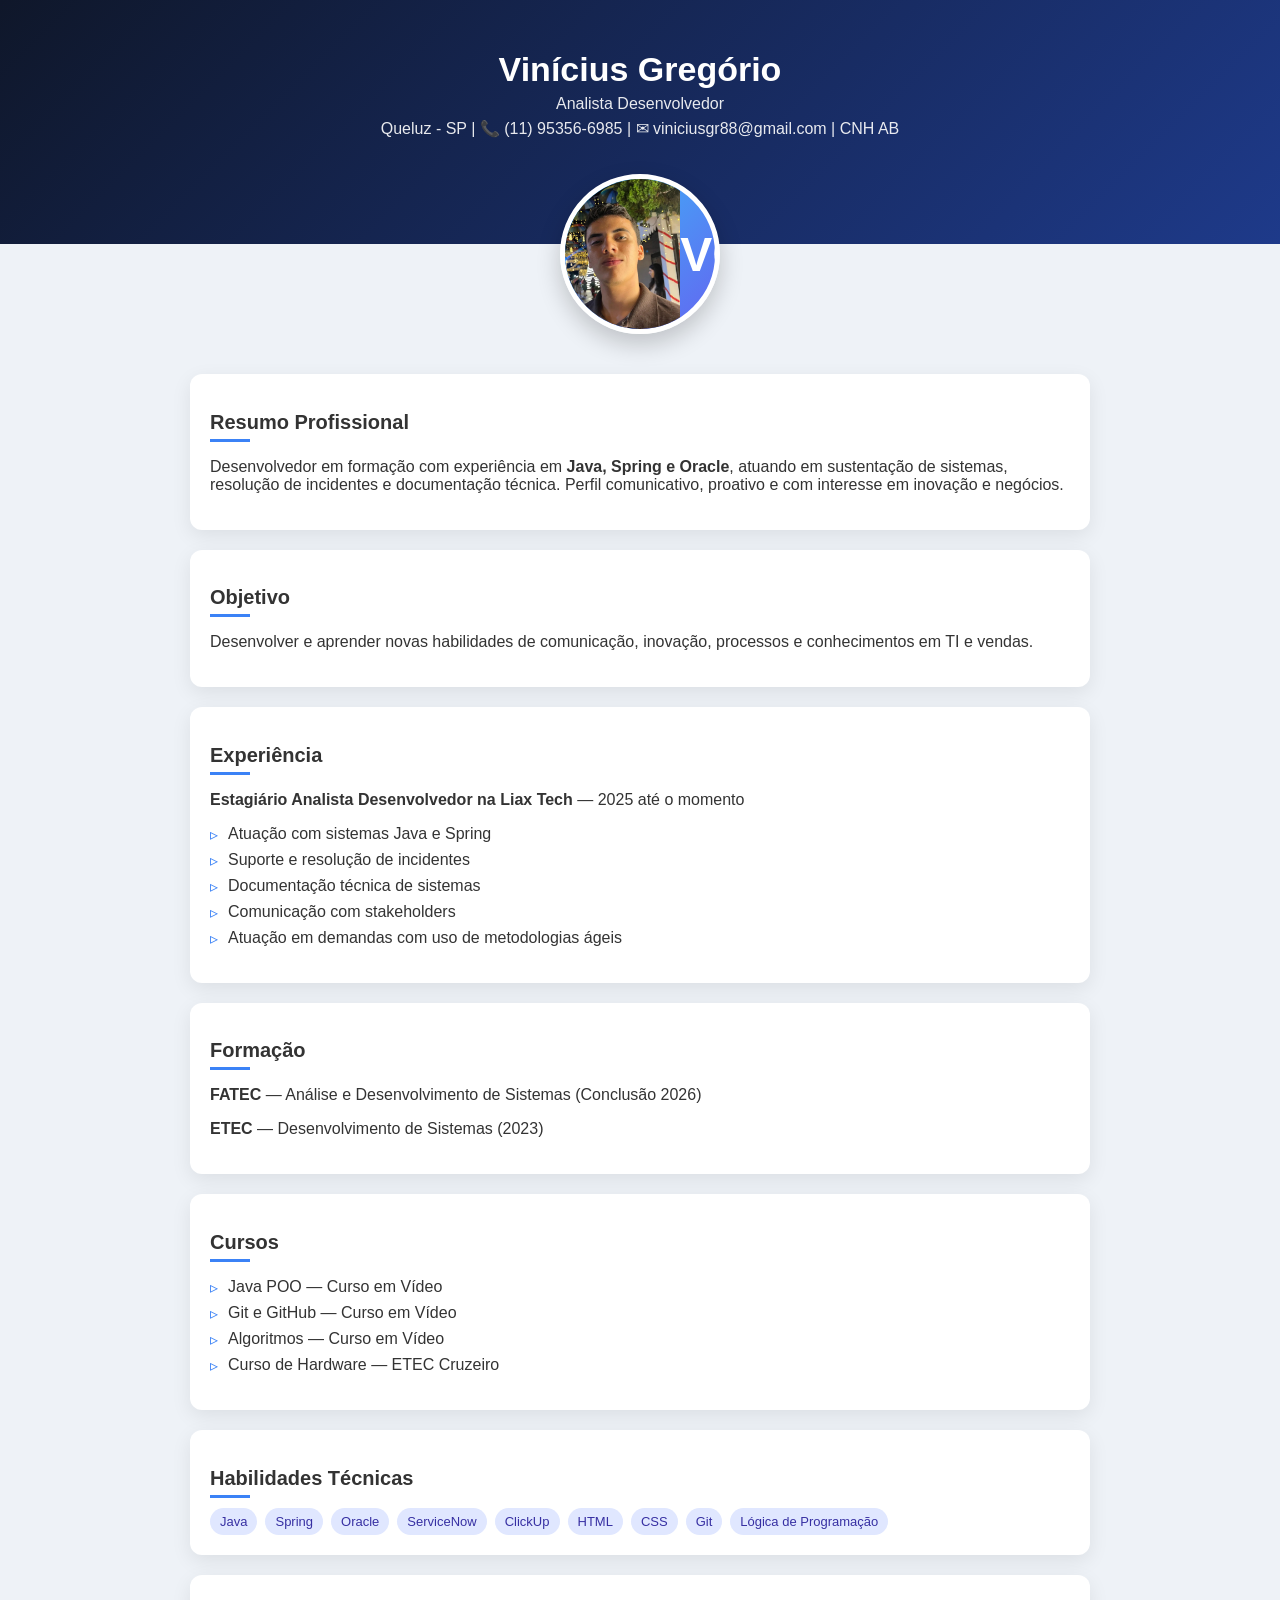
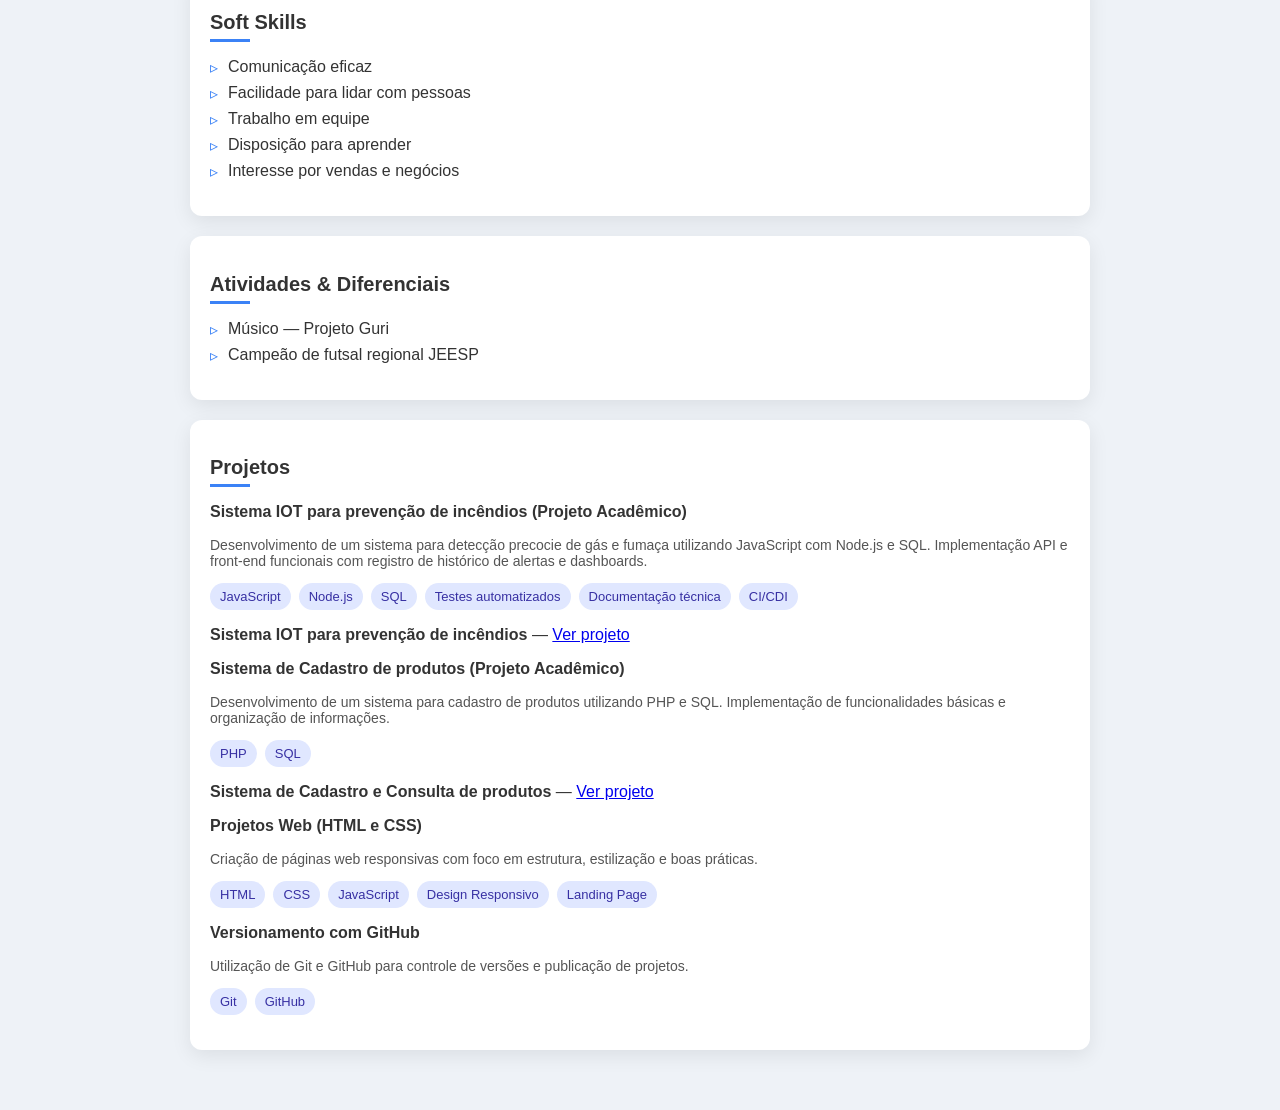
<file: index.html>
<!DOCTYPE html>
<html lang="pt-BR">
<head>
<meta charset="UTF-8">
<meta name="viewport" content="width=device-width, initial-scale=1.0">
<title>Currículo - Vinícius Gregório</title>

<style>
body {
    font-family: 'Segoe UI', Arial, sans-serif;
    margin: 0;
    background: #eef2f7;
    color: #333;
}

/* HEADER */
header {
    background: linear-gradient(135deg, #0f172a, #1e3a8a);
    color: #fff;
    text-align: center;
    padding: 50px 20px 100px;
    position: relative;
}

header h1 {
    margin: 0;
    font-size: 34px;
}

header p {
    margin: 6px 0;
    opacity: 0.9;
}

/* FOTO */
.avatar-container {
    position: relative;
    margin-top: -70px;
    text-align: center;
}

.avatar {
    width: 150px;
    height: 150px;
    border-radius: 50%;
    background: linear-gradient(135deg, #38bdf8, #6366f1);
    display: flex;
    align-items: center;
    justify-content: center;
    font-size: 48px;
    color: #fff;
    font-weight: bold;
    margin: auto;
    border: 5px solid #fff;
    overflow: hidden;
    box-shadow: 0 10px 25px rgba(0,0,0,0.2);
}

.avatar img {
    width: 100%;
    height: 100%;
    object-fit: cover;
}

/* CONTAINER */
.container {
    max-width: 900px;
    margin: 20px auto;
    padding: 20px;
}

/* CARDS */
.card {
    background: #fff;
    border-radius: 12px;
    padding: 20px;
    margin-bottom: 20px;
    box-shadow: 0 6px 20px rgba(0,0,0,0.08);
    transition: 0.2s;
}

.card:hover {
    transform: translateY(-3px);
}

/* TÍTULOS */
h2 {
    font-size: 20px;
    margin-bottom: 10px;
    position: relative;
}

h2::after {
    content: "";
    width: 40px;
    height: 3px;
    background: #3b82f6;
    display: block;
    margin-top: 5px;
}

/* LISTAS */
ul {
    list-style: none;
    padding: 0;
}

ul li {
    margin-bottom: 8px;
    padding-left: 18px;
    position: relative;
}

ul li::before {
    content: "▹";
    color: #3b82f6;
    position: absolute;
    left: 0;
}

/* TAGS */
.tags {
    display: flex;
    flex-wrap: wrap;
    gap: 8px;
}

.tag {
    background: #e0e7ff;
    color: #3730a3;
    padding: 6px 10px;
    border-radius: 999px;
    font-size: 13px;
}

/* RESPONSIVO */
@media(max-width:600px){
    header h1 { font-size: 26px; }
    .avatar { width: 120px; height: 120px; font-size: 36px; }
}
</style>
</head>

<body>

<header>
    <h1>Vinícius Gregório</h1>
    <p>Analista Desenvolvedor</p>
    <p> Queluz - SP | 📞 (11) 95356-6985 | ✉ viniciusgr88@gmail.com | CNH AB</p>
</header>

<div class="avatar-container">
    <div class="avatar">
        <!-- Se a imagem falhar, aparece VG -->
        <img src="img_v.jpg" alt="Foto" onerror="this.style.display='none'">
        <span>VG</span>
    </div>
</div>

<div class="container">

    <div class="card">
        <h2>Resumo Profissional</h2>
        <p>
            Desenvolvedor em formação com experiência em <strong>Java, Spring e Oracle</strong>, 
            atuando em sustentação de sistemas, resolução de incidentes e documentação técnica. 
            Perfil comunicativo, proativo e com interesse em inovação e negócios.
        </p>
    </div>

    <div class="card">
        <h2>Objetivo</h2>
        <p>Desenvolver e aprender novas habilidades de comunicação, inovação, processos e conhecimentos em TI e vendas.</p>

    </div>

    <div class="card">
        <h2>Experiência</h2>
        <p><strong>Estagiário Analista Desenvolvedor na Liax Tech</strong> — 2025 até o momento</p>
        <ul>
            <li>Atuação com sistemas Java e Spring</li>
            <li>Suporte e resolução de incidentes</li>
            <li>Documentação técnica de sistemas</li>
            <li>Comunicação com stakeholders</li>
            <li>Atuação em demandas com uso de metodologias ágeis</li>
        </ul>
    </div>

    <div class="card">
        <h2>Formação</h2>
        <p><strong>FATEC</strong> — Análise e Desenvolvimento de Sistemas (Conclusão 2026)</p>
        <p><strong>ETEC</strong> — Desenvolvimento de Sistemas (2023)</p>
    </div>

    <!--
    <div class="card">
        <h2>Habilidades</h2>
        <div class="tags">
            <span class="tag">Java</span>
            <span class="tag">Spring</span>
            <span class="tag">Oracle</span>
            <span class="tag">Git</span>
            <span class="tag">ServiceNow</span>
            <span class="tag">ClickUp</span>
        </div>
    </div>
    -->

    <div class="card">
        <h2>Cursos</h2>
        <ul>
            <li>Java POO — Curso em Vídeo</li>
            <li>Git e GitHub — Curso em Vídeo</li>
            <li>Algoritmos — Curso em Vídeo</li>
            <li>Curso de Hardware — ETEC Cruzeiro</li>
        </ul>
    </div>
    <div class="card">
    <h2>Habilidades Técnicas</h2>
    <div class="tags">
        <span class="tag">Java </span> <!--Intermediário ★★★☆☆-->
        <span class="tag">Spring</span>
        <span class="tag">Oracle</span>
        <span class="tag">ServiceNow</span>
        <span class="tag">ClickUp</span>
        <span class="tag">HTML</span>
        <span class="tag">CSS</span>
        <span class="tag">Git</span>
        <span class="tag">Lógica de Programação</span>
    </div>
</div>

<div class="card">
    <h2>Soft Skills</h2>
    <ul>
        <li>Comunicação eficaz</li>
        <li>Facilidade para lidar com pessoas</li>
        <li>Trabalho em equipe</li>
        <li>Disposição para aprender</li>
        <li>Interesse por vendas e negócios</li>
    </ul>
</div>

<div class="card">
    <h2>Atividades & Diferenciais</h2>
    <ul>
        <li>Músico — Projeto Guri</li>
        <li>Campeão de futsal regional JEESP</li>
    </ul>
</div>
<div class="card">
    <h2>Projetos</h2>
        <div style="margin-bottom:15px">
        <p><strong>Sistema IOT para prevenção de incêndios (Projeto Acadêmico)</strong></p>
        <p style="font-size:14px; color:#555;">
            Desenvolvimento de um sistema para detecção precocie de gás e fumaça utilizando JavaScript com Node.js e SQL.
            Implementação API e front-end funcionais com registro de histórico de alertas e dashboards.
        </p>
        <div class="tags">
            <span class="tag">JavaScript</span>
            <span class="tag">Node.js</span>
            <span class="tag">SQL</span>
            <span class="tag">Testes automatizados</span>
            <span class="tag">Documentação técnica</span>
            <span class="tag">CI/CDI</span>
        </div>
        <p>
    <strong>Sistema IOT para prevenção de incêndios</strong> —
    <a href="https://github.com/Vini-Gregorio/SensorFumaca" target="_blank">
        Ver projeto
    </a>
</p>

    <div style="margin-bottom:15px">
        <p><strong>Sistema de Cadastro de produtos (Projeto Acadêmico)</strong></p>
        <p style="font-size:14px; color:#555;">
            Desenvolvimento de um sistema para cadastro de produtos utilizando PHP e SQL.
            Implementação de funcionalidades básicas e organização de informações.
        </p>
        <div class="tags">
            <span class="tag">PHP</span>
            <span class="tag">SQL</span>
        </div>
        <p>
    <strong>Sistema de Cadastro e Consulta de produtos</strong> —
    <a href="https://github.com/Vini-Gregorio/programacaoWeb_4ads" target="_blank">
        Ver projeto
    </a>
</p>
    </div>

    <div style="margin-bottom:15px">
        <p><strong>Projetos Web (HTML e CSS)</strong></p>
        <p style="font-size:14px; color:#555;">
            Criação de páginas web responsivas com foco em estrutura, estilização e boas práticas.
        </p>
        <div class="tags">
            <span class="tag">HTML</span>
            <span class="tag">CSS</span>
            <span class="tag">JavaScript</span>
            <span class="tag">Design Responsivo</span>
            <span class="tag">Landing Page</span>
        </div>
    </div>

    <div>
        <p><strong>Versionamento com GitHub</strong></p>
        <p style="font-size:14px; color:#555;">
            Utilização de Git e GitHub para controle de versões e publicação de projetos.
        </p>
        <div class="tags">
            <span class="tag">Git</span>
            <span class="tag">GitHub</span>
        </div>
    </div>


</div>


</div>

</body>
</html>
</file>
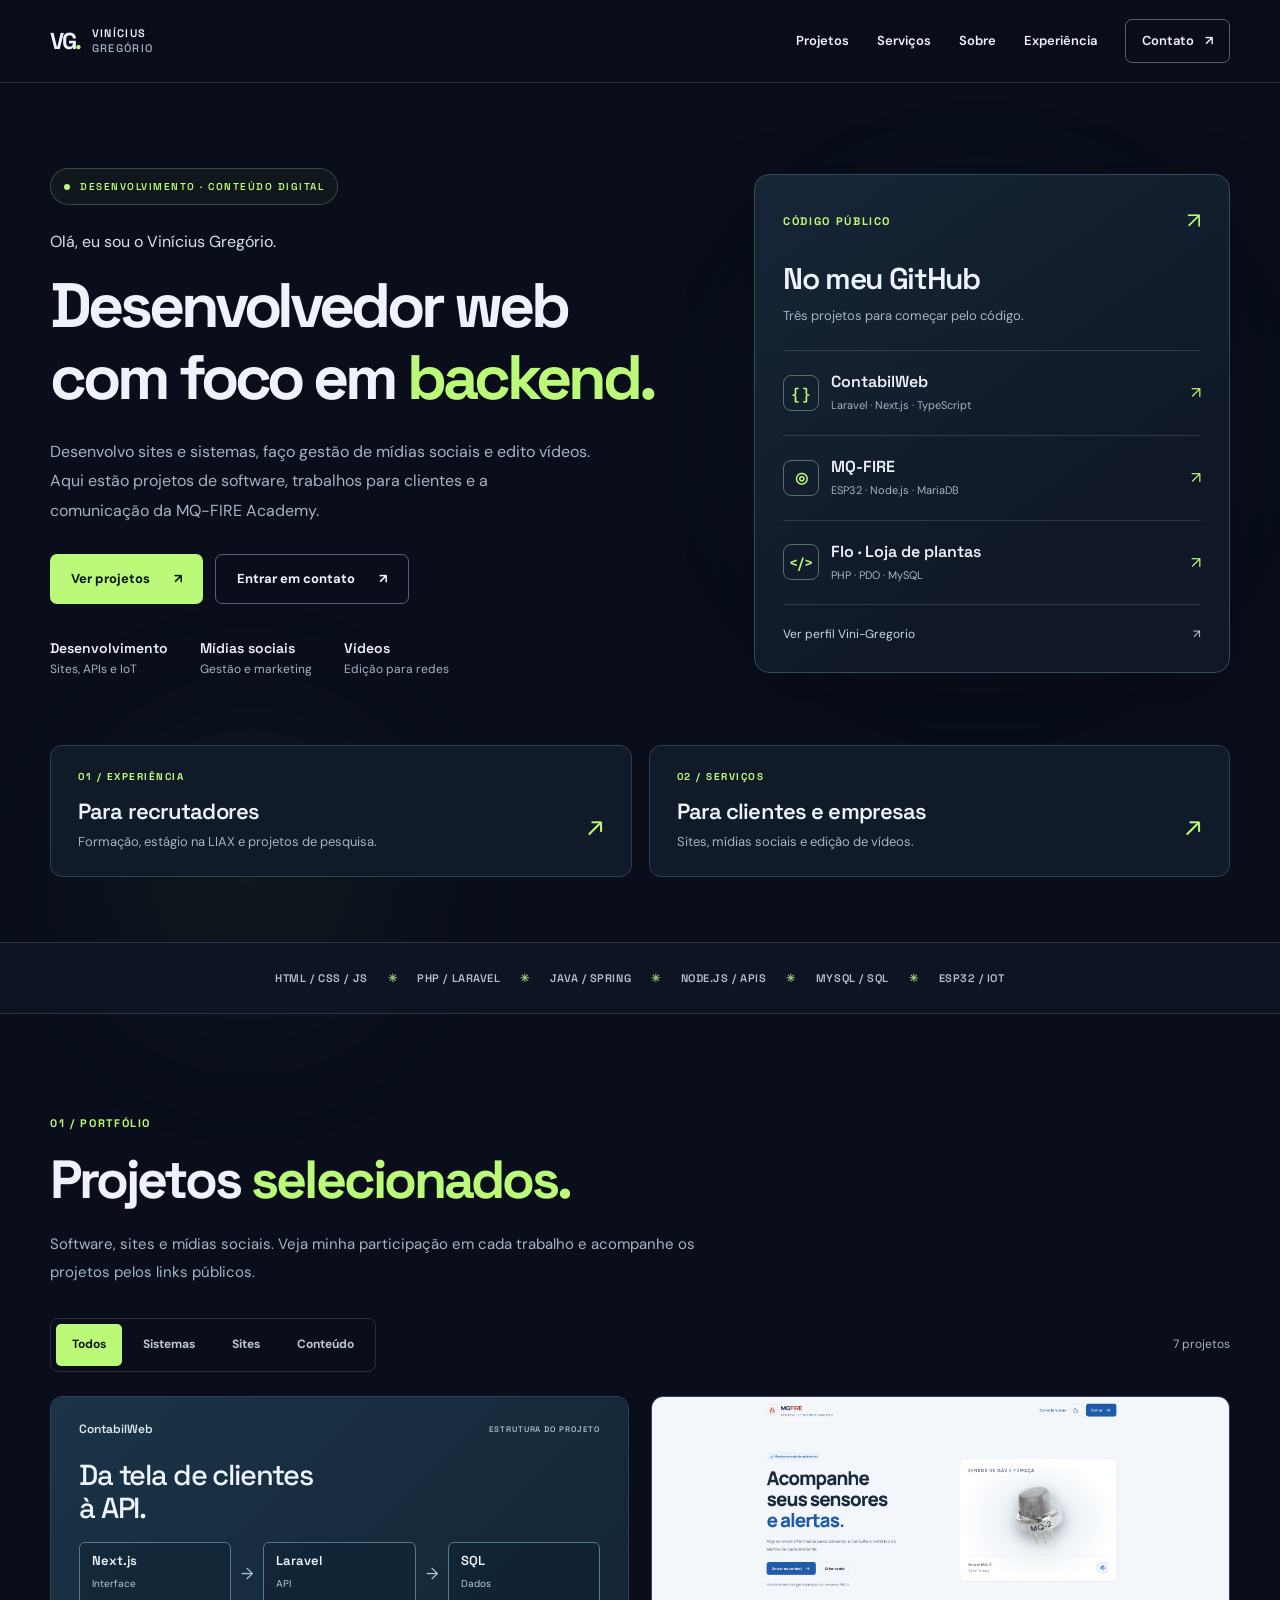
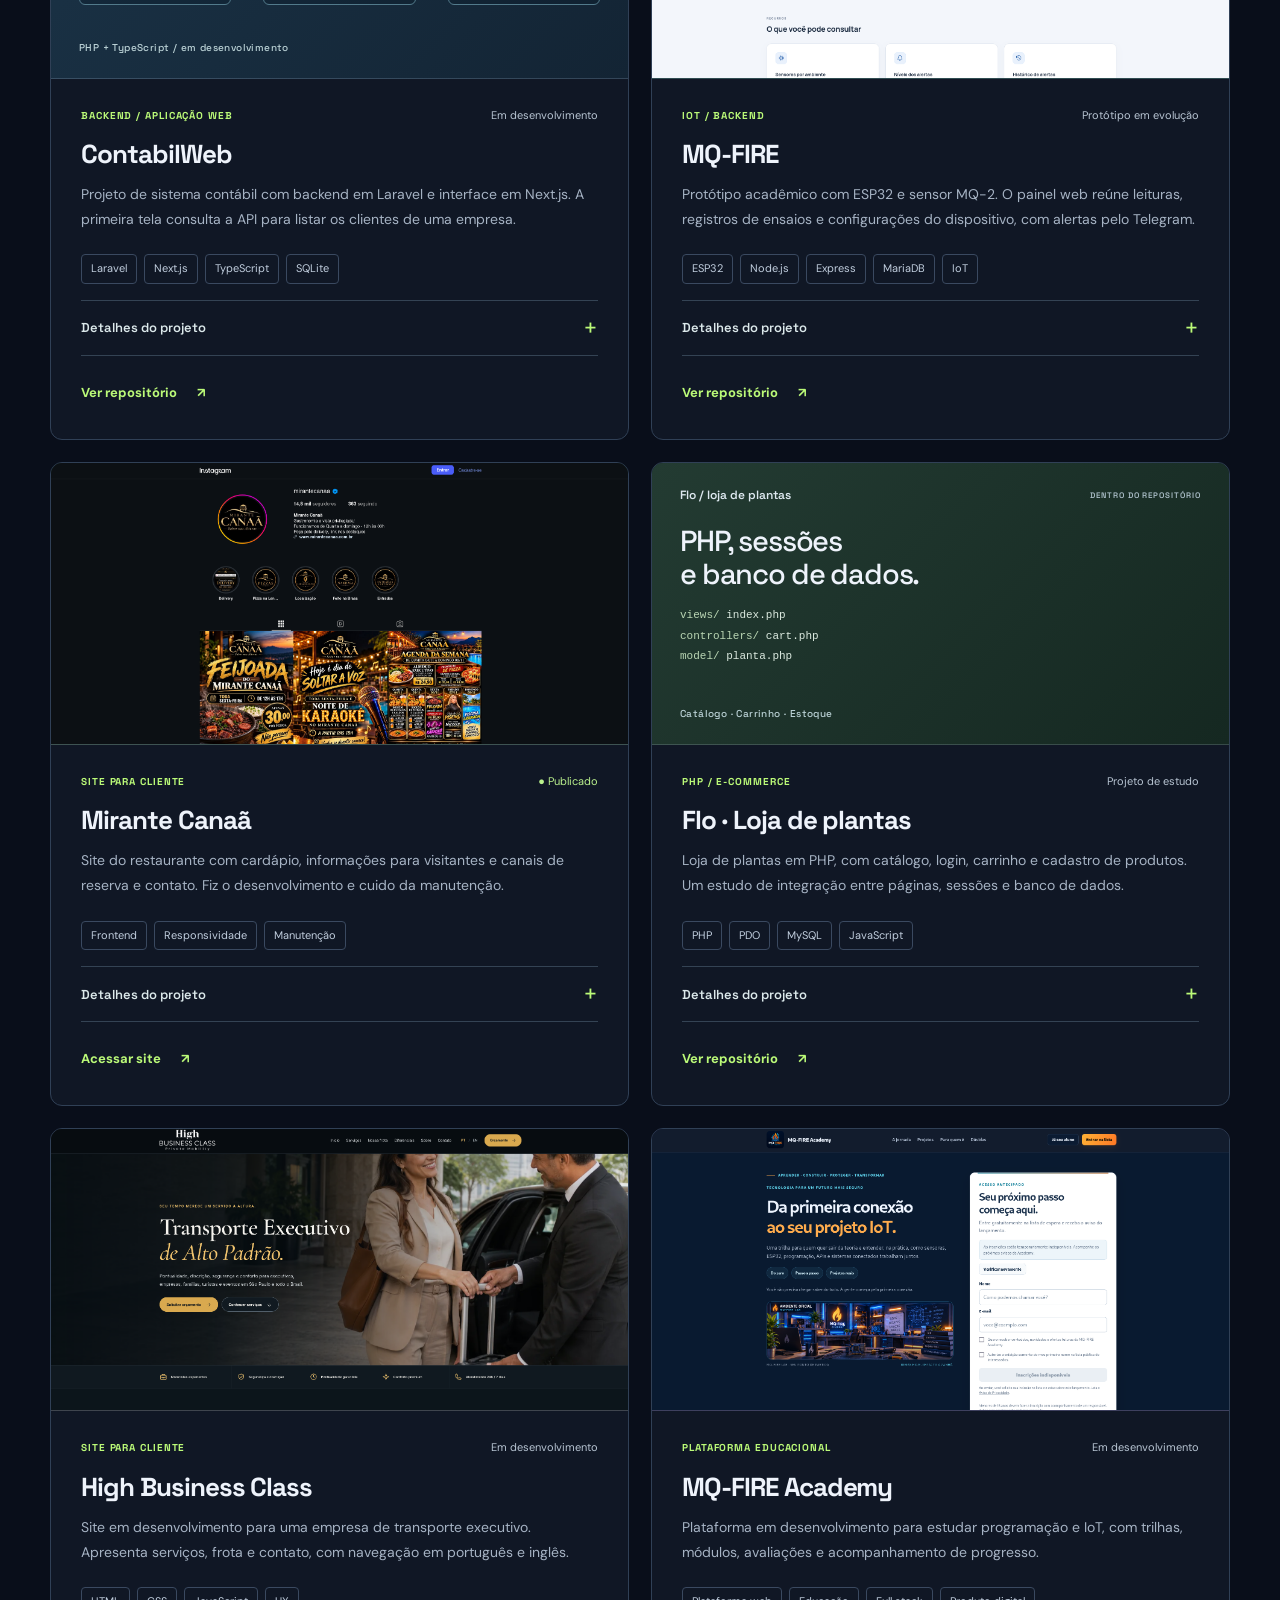
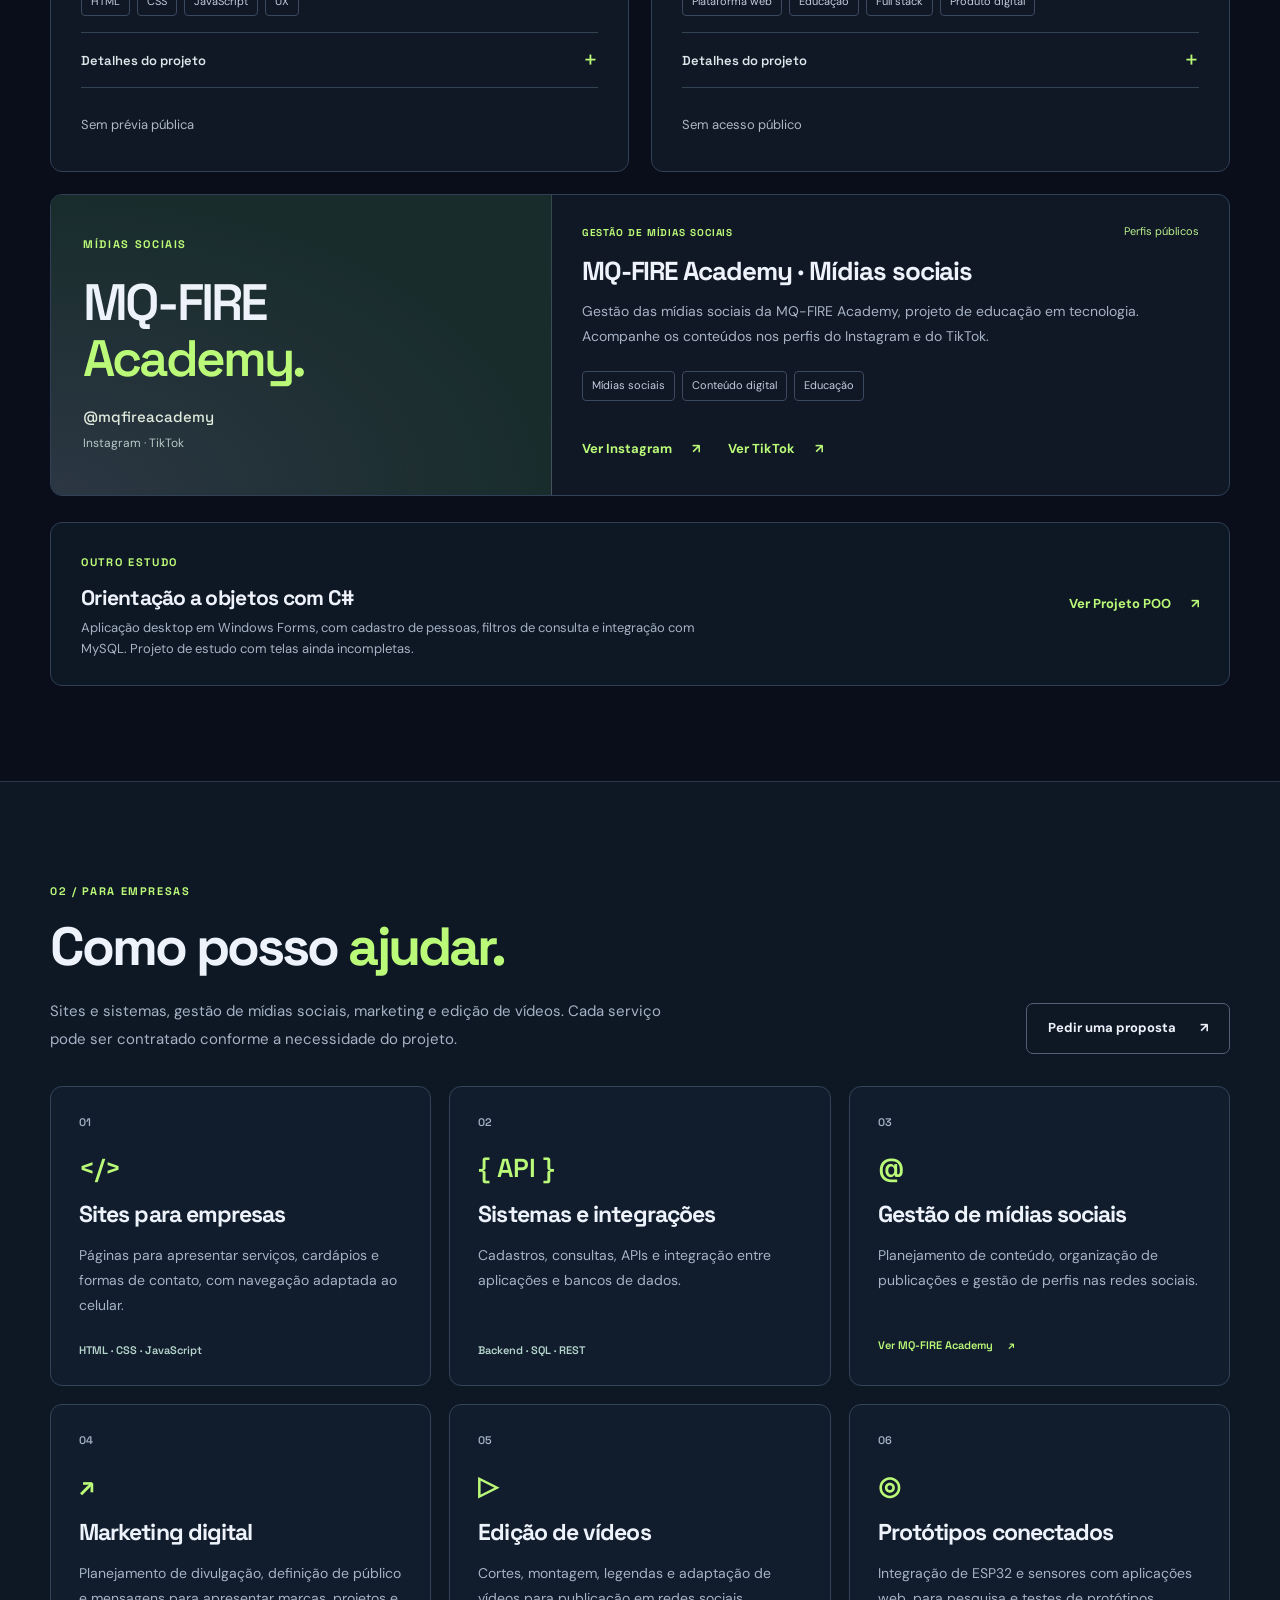
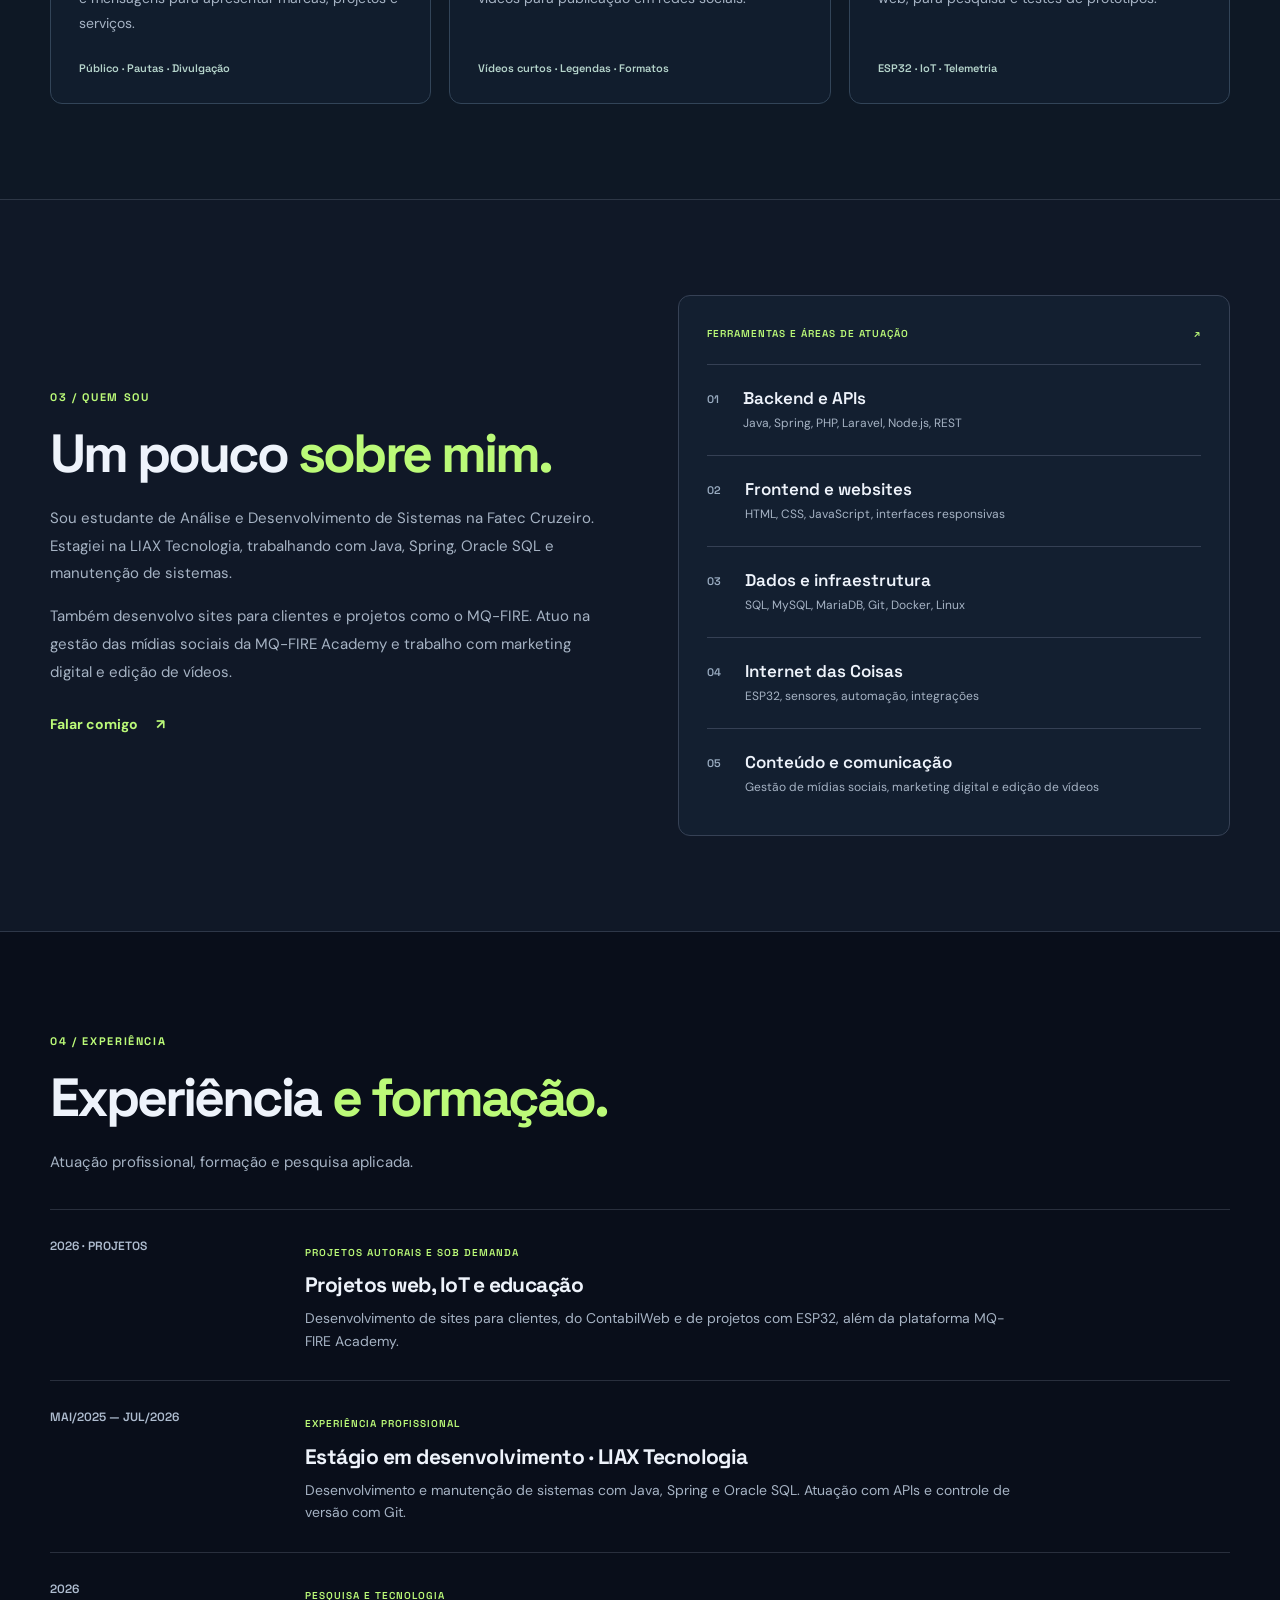
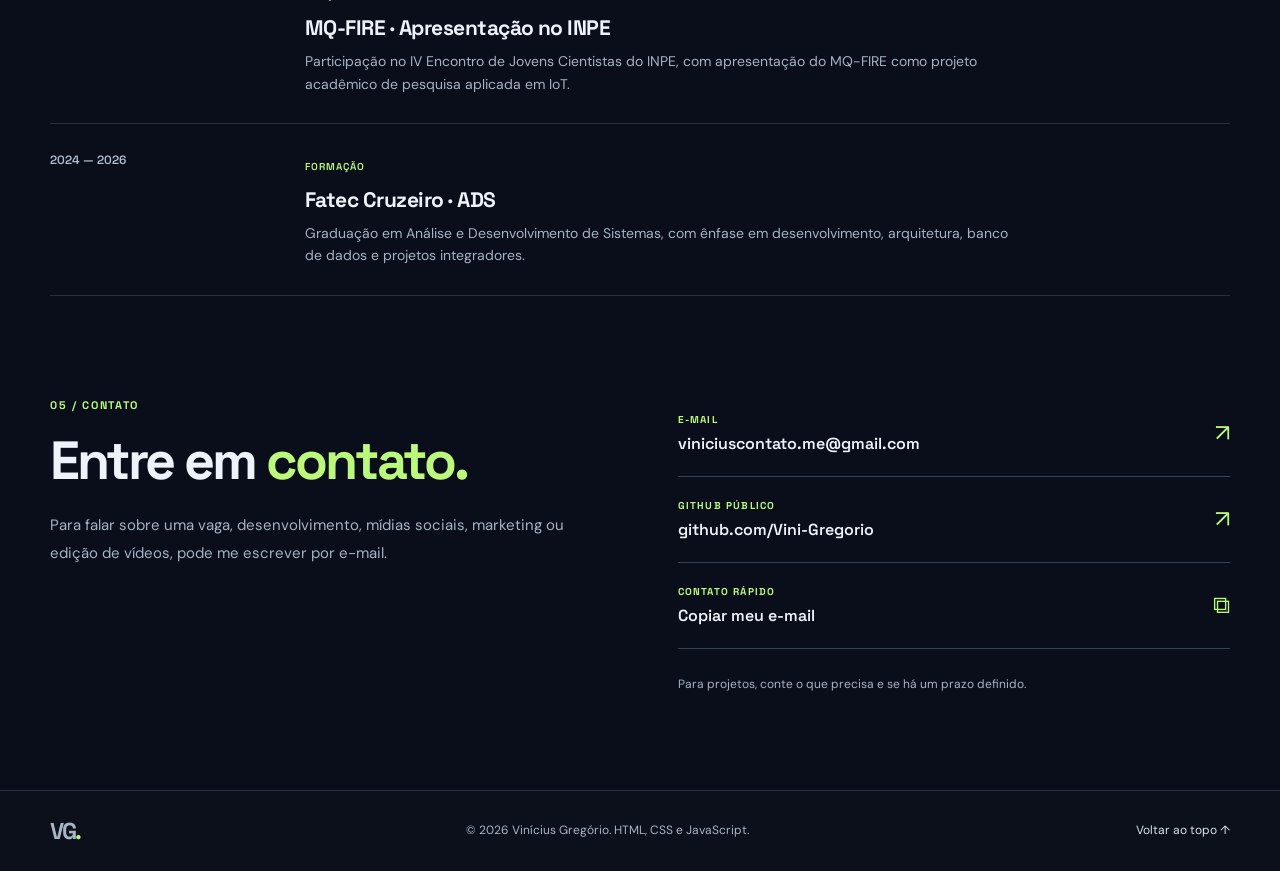
<file: portfolio-vinicius/index.html>
<!doctype html>
<html lang="pt-BR">
<head>
  <meta charset="utf-8">
  <meta name="viewport" content="width=device-width, initial-scale=1">
  <meta name="theme-color" content="#090e1a">
  <meta property="og:type" content="website">
  <meta name="color-scheme" content="dark">
  <meta name="description" content="Portfólio de Vinícius Gregório: desenvolvimento web e backend, gestão de mídias sociais, marketing digital e edição de vídeos.">
  <meta property="og:title" content="Vinícius Gregório | Desenvolvimento web e backend">
  <meta property="og:description" content="Projetos de software, sites para empresas, mídias sociais da MQ-FIRE Academy e serviços de marketing e edição de vídeos.">
  <title>Vinícius Gregório | Desenvolvedor web, backend e IoT</title>
  <link rel="preconnect" href="https://fonts.googleapis.com">
  <link rel="preconnect" href="https://fonts.gstatic.com" crossorigin>
  <link href="https://fonts.googleapis.com/css2?family=DM+Sans:wght@400;500;600;700&family=Space+Grotesk:wght@400;500;600;700&display=swap" rel="stylesheet">
  <link rel="stylesheet" href="styles.css">
  <script src="script.js" defer></script>
</head>
<body>
  <a class="skip" href="#conteudo">Pular para o conteúdo</a>
  <div class="ambient ambient-one" aria-hidden="true"></div><div class="ambient ambient-two" aria-hidden="true"></div>
  <header class="site-header" id="inicio">
    <div class="container nav-shell">
      <a class="brand" href="#inicio" aria-label="Voltar ao início"><span class="brand-icon">VG<span>.</span></span><span class="brand-name">VINÍCIUS <b>GREGÓRIO</b></span></a>
      <button class="menu-toggle" type="button" aria-label="Abrir menu" aria-controls="main-nav" aria-expanded="false"><span></span><span></span><span></span></button>
      <nav class="nav" id="main-nav" aria-label="Navegação principal">
        <a href="#projetos">Projetos</a><a href="#servicos">Serviços</a><a href="#sobre">Sobre</a><a href="#experiencia">Experiência</a><a href="#contato" class="nav-contact">Contato <span aria-hidden="true">↗</span></a>
      </nav>
    </div>
  </header>
  <main id="conteudo">
    <section class="hero container">
      <div class="hero-copy reveal">
        <div class="status"><span class="pulse"></span> DESENVOLVIMENTO · CONTEÚDO DIGITAL</div>
        <p class="eyebrow">Olá, eu sou o Vinícius Gregório.</p>
        <h1>Desenvolvedor web<br>com foco em <em>backend.</em></h1>
        <p class="hero-description">Desenvolvo sites e sistemas, faço gestão de mídias sociais e edito vídeos. Aqui estão projetos de software, trabalhos para clientes e a comunicação da MQ-FIRE Academy.</p>
        <div class="hero-actions"><a class="btn btn-primary" href="#projetos">Ver projetos <span aria-hidden="true">↗</span></a><a class="btn btn-secondary" href="#contato">Entrar em contato <span aria-hidden="true">↗</span></a></div>
        <div class="hero-facts"><div><strong>Desenvolvimento</strong><span>Sites, APIs e IoT</span></div><div><strong>Mídias sociais</strong><span>Gestão e marketing</span></div><div><strong>Vídeos</strong><span>Edição para redes</span></div></div>
      </div>
      <aside class="hero-art reveal" aria-label="Acesso rápido aos repositórios públicos">
        <div class="repo-panel">
          <div class="repo-panel-heading"><span class="overline">CÓDIGO PÚBLICO</span><span aria-hidden="true">↗</span></div>
          <p class="repo-panel-title">No meu GitHub</p>
          <p class="repo-panel-description">Três projetos para começar pelo código.</p>
          <a class="repo-item" href="https://github.com/Vini-Gregorio/ContabilWeb" target="_blank" rel="noopener noreferrer"><span class="repo-icon" aria-hidden="true">{ }</span><span><strong>ContabilWeb</strong><small>Laravel · Next.js · TypeScript</small></span><span aria-hidden="true">↗</span></a>
          <a class="repo-item" href="https://github.com/Vini-Gregorio/MQ-FIRE-TG" target="_blank" rel="noopener noreferrer"><span class="repo-icon" aria-hidden="true">◎</span><span><strong>MQ-FIRE</strong><small>ESP32 · Node.js · MariaDB</small></span><span aria-hidden="true">↗</span></a>
          <a class="repo-item" href="https://github.com/Vini-Gregorio/EccomercePlanta" target="_blank" rel="noopener noreferrer"><span class="repo-icon" aria-hidden="true">&lt;/&gt;</span><span><strong>Flo · Loja de plantas</strong><small>PHP · PDO · MySQL</small></span><span aria-hidden="true">↗</span></a>
          <a class="repo-profile" href="https://github.com/Vini-Gregorio" target="_blank" rel="noopener noreferrer">Ver perfil Vini-Gregorio <span aria-hidden="true">↗</span></a>
        </div>
      </aside>
    </section>
    <section class="audience-section container" aria-label="Caminhos do portfólio">
      <a class="audience-card reveal" href="#experiencia">
        <span class="audience-mark" aria-hidden="true">01 / EXPERIÊNCIA</span>
        <strong>Para recrutadores</strong>
        <span>Formação, estágio na LIAX e projetos de pesquisa.</span>
        <b aria-hidden="true">↗</b>
      </a>
      <a class="audience-card reveal" href="#servicos">
        <span class="audience-mark" aria-hidden="true">02 / SERVIÇOS</span>
        <strong>Para clientes e empresas</strong>
        <span>Sites, mídias sociais e edição de vídeos.</span>
        <b aria-hidden="true">↗</b>
      </a>
    </section>
    <section class="ticker" aria-label="Tecnologias"><div class="container ticker-inner"><span>HTML / CSS / JS</span><b>✳</b><span>PHP / LARAVEL</span><b>✳</b><span>JAVA / SPRING</span><b>✳</b><span>NODE.JS / APIS</span><b>✳</b><span>MYSQL / SQL</span><b>✳</b><span>ESP32 / IOT</span></div></section>
    <section class="section container" id="projetos">
      <div class="section-header reveal"><div><span class="overline">01 / PORTFÓLIO</span><h2>Projetos <em>selecionados.</em></h2><p>Software, sites e mídias sociais. Veja minha participação em cada trabalho e acompanhe os projetos pelos links públicos.</p></div></div>
      <div class="project-toolbar">
        <div class="filter-group" role="group" aria-label="Filtrar projetos">
          <button class="filter active" type="button" data-filter="todos" aria-pressed="true" aria-controls="project-list">Todos</button>
          <button class="filter" type="button" data-filter="sistema" aria-pressed="false" aria-controls="project-list">Sistemas</button>
          <button class="filter" type="button" data-filter="site" aria-pressed="false" aria-controls="project-list">Sites</button>
          <button class="filter" type="button" data-filter="conteudo" aria-pressed="false" aria-controls="project-list">Conteúdo</button>
        </div>
        <p id="project-count" role="status" aria-live="polite" aria-atomic="true">7 projetos</p>
      </div>
      <div class="projects-grid" id="project-list">
        <article class="project reveal" data-category="sistema">
          <div class="project-preview preview-contabil">
            <div class="source-window" role="img" aria-label="Estrutura do ContabilWeb: interface Next.js, API Laravel e banco de dados">
              <div class="source-top"><span>ContabilWeb</span><span>ESTRUTURA DO PROJETO</span></div>
              <p class="source-title">Da tela de clientes<br>à API.</p>
              <div class="architecture" aria-hidden="true"><div><strong>Next.js</strong><small>Interface</small></div><span>→</span><div><strong>Laravel</strong><small>API</small></div><span>→</span><div><strong>SQL</strong><small>Dados</small></div></div>
              <span class="source-caption">PHP + TypeScript / em desenvolvimento</span>
            </div>
          </div>
          <div class="project-info">
            <div class="project-meta"><span class="kind">BACKEND / APLICAÇÃO WEB</span><span class="project-state">Em desenvolvimento</span></div>
            <h3>ContabilWeb</h3>
            <p>Projeto de sistema contábil com backend em Laravel e interface em Next.js. A primeira tela consulta a API para listar os clientes de uma empresa.</p>
            <div class="tags"><span>Laravel</span><span>Next.js</span><span>TypeScript</span><span>SQLite</span></div>
            <details class="case-details"><summary>Detalhes do projeto <span aria-hidden="true">+</span></summary><div class="case-body"><p><strong>Já implementado:</strong> modelos e migrations no Laravel, consulta de clientes na API e uma tela de listagem em Next.js.</p><p><strong>Meu trabalho:</strong> estruturação dos dados de empresas, clientes e lançamentos e conexão entre backend e frontend.</p><p><strong>Estágio:</strong> desenvolvimento inicial. As rotinas contábeis mais amplas descritas no repositório ainda fazem parte do planejamento.</p></div></details>
            <a class="project-link" href="https://github.com/Vini-Gregorio/ContabilWeb" target="_blank" rel="noopener noreferrer">Ver repositório <span aria-hidden="true">↗</span></a>
          </div>
        </article>
        <article class="project project-large reveal" data-category="sistema"><div class="project-preview preview-fire"><div class="preview-placeholder" aria-hidden="true"><strong>MQ-FIRE</strong><span>ESP32 · Node.js · MariaDB</span></div><img class="project-shot" data-screenshot src="assets/screenshots/mq-fire.webp" alt="Interface do painel MQ-FIRE" width="1913" height="1010" loading="lazy" decoding="async"></div><div class="project-info"><div class="project-meta"><span class="kind">IOT / BACKEND</span><span class="project-state">Protótipo em evolução</span></div><h3>MQ-FIRE</h3><p>Protótipo acadêmico com ESP32 e sensor MQ-2. O painel web reúne leituras, registros de ensaios e configurações do dispositivo, com alertas pelo Telegram.</p><div class="tags"><span>ESP32</span><span>Node.js</span><span>Express</span><span>MariaDB</span><span>IoT</span></div>
          <details class="case-details"><summary>Detalhes do projeto <span aria-hidden="true">+</span></summary><div class="case-body"><p><strong>O projeto:</strong> coleta de leituras de sensores e consulta dos registros em um painel web.</p><p><strong>Minha atuação:</strong> desenvolvimento de backend, integração com ESP32, API, testes e documentação técnica junto à equipe.</p><p><strong>Estágio:</strong> protótipo acadêmico em validação. As leituras são valores brutos do sensor; não se trata de um detector de incêndio certificado.</p></div></details><a class="project-link" href="https://github.com/Vini-Gregorio/MQ-FIRE-TG" target="_blank" rel="noopener noreferrer">Ver repositório <span>↗</span></a></div></article>
        <article class="project reveal" data-category="site"><div class="project-preview preview-mirante"><div class="preview-placeholder" aria-hidden="true"><strong>Mirante Canaã</strong><span>Site do restaurante</span></div><img class="project-shot" data-screenshot src="assets/screenshots/mirante-canaa.webp" alt="Página inicial do site Mirante Canaã" width="1913" height="1010" loading="lazy" decoding="async"></div><div class="project-info"><div class="project-meta"><span class="kind">SITE PARA CLIENTE</span><span class="project-state live">● Publicado</span></div><h3>Mirante Canaã</h3><p>Site do restaurante com cardápio, informações para visitantes e canais de reserva e contato. Fiz o desenvolvimento e cuido da manutenção.</p><div class="tags"><span>Frontend</span><span>Responsividade</span><span>Manutenção</span></div>
          <details class="case-details"><summary>Detalhes do projeto <span aria-hidden="true">+</span></summary><div class="case-body"><p><strong>O site:</strong> reúne cardápio, informações do restaurante e contatos para reservas.</p><p><strong>Minha atuação:</strong> desenvolvimento do website, publicação e manutenção contínua.</p><p><strong>Estágio:</strong> publicado e acessível pelo domínio do restaurante.</p></div></details><a class="project-link" href="https://mirantecanaa.com.br/" target="_blank" rel="noopener noreferrer">Acessar site <span>↗</span></a></div></article>
        <article class="project reveal" data-category="sistema">
          <div class="project-preview preview-flo">
            <div class="source-window" role="img" aria-label="Estrutura da loja Flo: páginas PHP, carrinho e modelo de produtos">
              <div class="source-top"><span>Flo / loja de plantas</span><span>DENTRO DO REPOSITÓRIO</span></div>
              <p class="source-title">PHP, sessões<br>e banco de dados.</p>
              <div class="source-tree" aria-hidden="true"><span><b>views/</b> index.php</span><span><b>controllers/</b> cart.php</span><span><b>model/</b> planta.php</span></div>
              <span class="source-caption">Catálogo · Carrinho · Estoque</span>
            </div>
          </div>
          <div class="project-info">
            <div class="project-meta"><span class="kind">PHP / E-COMMERCE</span><span class="project-state">Projeto de estudo</span></div>
            <h3>Flo · Loja de plantas</h3>
            <p>Loja de plantas em PHP, com catálogo, login, carrinho e cadastro de produtos. Um estudo de integração entre páginas, sessões e banco de dados.</p>
            <div class="tags"><span>PHP</span><span>PDO</span><span>MySQL</span><span>JavaScript</span></div>
            <details class="case-details"><summary>Detalhes do projeto <span aria-hidden="true">+</span></summary><div class="case-body"><p><strong>No código:</strong> catálogo de plantas, cadastro de produtos, carrinho por sessão e controle de estoque.</p><p><strong>Foco do estudo:</strong> organizar a aplicação em páginas, controladores e modelos, usando PDO para consultar o banco.</p><p><strong>Estágio:</strong> protótipo de estudo. O fluxo de compra ainda precisa de ajustes.</p></div></details>
            <a class="project-link" href="https://github.com/Vini-Gregorio/EccomercePlanta" target="_blank" rel="noopener noreferrer">Ver repositório <span aria-hidden="true">↗</span></a>
          </div>
        </article>
        <article class="project reveal" data-category="site"><div class="project-preview preview-transport"><div class="preview-placeholder" aria-hidden="true"><strong>High Business Class</strong><span>Site de transporte executivo</span></div><img class="project-shot" data-screenshot src="assets/screenshots/high-business-class.webp" alt="Interface em desenvolvimento do site High Business Class" width="1913" height="1010" loading="lazy" decoding="async"></div><div class="project-info"><div class="project-meta"><span class="kind">SITE PARA CLIENTE</span><span class="project-state">Em desenvolvimento</span></div><h3>High Business Class</h3><p>Site em desenvolvimento para uma empresa de transporte executivo. Apresenta serviços, frota e contato, com navegação em português e inglês.</p><div class="tags"><span>HTML</span><span>CSS</span><span>JavaScript</span><span>UX</span></div>
          <details class="case-details"><summary>Detalhes do projeto <span aria-hidden="true">+</span></summary><div class="case-body"><p><strong>O site:</strong> apresentação da empresa, dos serviços e da frota, com versões em português e inglês.</p><p><strong>Minha atuação:</strong> desenvolvimento da interface, estrutura de conteúdo, responsividade e evolução da versão de demonstração.</p><p><strong>Estágio:</strong> em desenvolvimento, com uma captura da interface acima.</p></div></details><span class="project-link muted">Sem prévia pública</span></div></article>
        <article class="project project-large reveal" data-category="sistema"><div class="project-preview preview-academy"><div class="preview-placeholder" aria-hidden="true"><strong>MQ-FIRE Academy</strong><span>Plataforma de programação e IoT</span></div><img class="project-shot" data-screenshot src="assets/screenshots/mq-fire-academy.webp" alt="Interface da plataforma MQ-FIRE Academy em desenvolvimento" width="1913" height="1010" loading="lazy" decoding="async"></div><div class="project-info"><div class="project-meta"><span class="kind">PLATAFORMA EDUCACIONAL</span><span class="project-state">Em desenvolvimento</span></div><h3>MQ-FIRE Academy</h3><p>Plataforma em desenvolvimento para estudar programação e IoT, com trilhas, módulos, avaliações e acompanhamento de progresso.</p><div class="tags"><span>Plataforma web</span><span>Educação</span><span>Full stack</span><span>Produto digital</span></div>
          <details class="case-details"><summary>Detalhes do projeto <span aria-hidden="true">+</span></summary><div class="case-body"><p><strong>A plataforma:</strong> conteúdo de programação e IoT organizado em trilhas, com atividades e acompanhamento de progresso.</p><p><strong>Minha atuação:</strong> desenvolvimento da plataforma, organização das trilhas e implementação de funcionalidades educacionais junto à equipe.</p><p><strong>Estágio:</strong> em desenvolvimento, ainda sem acesso público.</p></div></details><span class="project-link muted">Sem acesso público</span></div></article>
        <article class="project project-social reveal" data-category="conteudo">
          <div class="project-preview preview-social">
            <div class="social-cover" role="img" aria-label="MQ-FIRE Academy, perfil de educação em tecnologia no Instagram e no TikTok">
              <span class="overline">MÍDIAS SOCIAIS</span>
              <p class="social-cover-title">MQ-FIRE<br><span>Academy.</span></p>
              <span class="social-handle">@mqfireacademy</span>
              <span class="social-networks">Instagram · TikTok</span>
            </div>
          </div>
          <div class="project-info">
            <div class="project-meta"><span class="kind">GESTÃO DE MÍDIAS SOCIAIS</span><span class="project-state live">Perfis públicos</span></div>
            <h3>MQ-FIRE Academy · Mídias sociais</h3>
            <p>Gestão das mídias sociais da MQ-FIRE Academy, projeto de educação em tecnologia. Acompanhe os conteúdos nos perfis do Instagram e do TikTok.</p>
            <div class="tags"><span>Mídias sociais</span><span>Conteúdo digital</span><span>Educação</span></div>
            <div class="social-project-links">
              <a class="project-link" href="https://www.instagram.com/mqfireacademy/" target="_blank" rel="noopener noreferrer">Ver Instagram <span aria-hidden="true">↗</span></a>
              <a class="project-link" href="https://www.tiktok.com/@mqfireacademy" target="_blank" rel="noopener noreferrer">Ver TikTok <span aria-hidden="true">↗</span></a>
            </div>
          </div>
        </article>
      </div>
      <div class="more-code reveal"><div><span class="overline">OUTRO ESTUDO</span><h3>Orientação a objetos com C#</h3><p>Aplicação desktop em Windows Forms, com cadastro de pessoas, filtros de consulta e integração com MySQL. Projeto de estudo com telas ainda incompletas.</p></div><a class="project-link" href="https://github.com/Vini-Gregorio/ProjetoPoo" target="_blank" rel="noopener noreferrer">Ver Projeto POO <span aria-hidden="true">↗</span></a></div>
    </section>
    <section class="section services-section" id="servicos">
      <div class="container">
        <div class="section-header reveal"><div><span class="overline">02 / PARA EMPRESAS</span><h2>Como posso <em>ajudar.</em></h2><p>Sites e sistemas, gestão de mídias sociais, marketing e edição de vídeos. Cada serviço pode ser contratado conforme a necessidade do projeto.</p></div><a class="btn btn-secondary compact-btn" href="mailto:viniciuscontato.me@gmail.com?subject=Contato%20sobre%20servi%C3%A7os">Pedir uma proposta <span aria-hidden="true">↗</span></a></div>
        <div class="services-grid">
          <article class="service-card reveal"><span class="service-number">01</span><div class="service-icon" aria-hidden="true">&lt;/&gt;</div><h3>Sites para empresas</h3><p>Páginas para apresentar serviços, cardápios e formas de contato, com navegação adaptada ao celular.</p><span class="service-foot">HTML · CSS · JavaScript</span></article>
          <article class="service-card reveal"><span class="service-number">02</span><div class="service-icon" aria-hidden="true">{ API }</div><h3>Sistemas e integrações</h3><p>Cadastros, consultas, APIs e integração entre aplicações e bancos de dados.</p><span class="service-foot">Backend · SQL · REST</span></article>
          <article class="service-card reveal"><span class="service-number">03</span><div class="service-icon" aria-hidden="true">@</div><h3>Gestão de mídias sociais</h3><p>Planejamento de conteúdo, organização de publicações e gestão de perfis nas redes sociais.</p><a class="service-foot service-example" href="https://www.instagram.com/mqfireacademy/" target="_blank" rel="noopener noreferrer">Ver MQ-FIRE Academy <span aria-hidden="true">↗</span></a></article>
          <article class="service-card reveal"><span class="service-number">04</span><div class="service-icon" aria-hidden="true">↗</div><h3>Marketing digital</h3><p>Planejamento de divulgação, definição de público e mensagens para apresentar marcas, projetos e serviços.</p><span class="service-foot">Público · Pautas · Divulgação</span></article>
          <article class="service-card reveal"><span class="service-number">05</span><div class="service-icon" aria-hidden="true">▷</div><h3>Edição de vídeos</h3><p>Cortes, montagem, legendas e adaptação de vídeos para publicação em redes sociais.</p><span class="service-foot">Vídeos curtos · Legendas · Formatos</span></article>
          <article class="service-card reveal"><span class="service-number">06</span><div class="service-icon" aria-hidden="true">◎</div><h3>Protótipos conectados</h3><p>Integração de ESP32 e sensores com aplicações web, para pesquisa e testes de protótipos.</p><span class="service-foot">ESP32 · IoT · Telemetria</span></article>
        </div>
      </div>
    </section>
    <section class="section section-soft" id="sobre"><div class="container about-layout"><div class="reveal"><span class="overline">03 / QUEM SOU</span><h2>Um pouco <em>sobre mim.</em></h2><p>Sou estudante de Análise e Desenvolvimento de Sistemas na Fatec Cruzeiro. Estagiei na LIAX Tecnologia, trabalhando com Java, Spring, Oracle SQL e manutenção de sistemas.</p><p>Também desenvolvo sites para clientes e projetos como o MQ-FIRE. Atuo na gestão das mídias sociais da MQ-FIRE Academy e trabalho com marketing digital e edição de vídeos.</p><a class="text-link" href="#contato">Falar comigo <span>↗</span></a></div><div class="skills-card reveal"><div class="skills-top"><span>FERRAMENTAS E ÁREAS DE ATUAÇÃO</span><span>↗</span></div><div class="skill-row"><span>01</span><div><strong>Backend e APIs</strong><small>Java, Spring, PHP, Laravel, Node.js, REST</small></div></div><div class="skill-row"><span>02</span><div><strong>Frontend e websites</strong><small>HTML, CSS, JavaScript, interfaces responsivas</small></div></div><div class="skill-row"><span>03</span><div><strong>Dados e infraestrutura</strong><small>SQL, MySQL, MariaDB, Git, Docker, Linux</small></div></div><div class="skill-row"><span>04</span><div><strong>Internet das Coisas</strong><small>ESP32, sensores, automação, integrações</small></div></div><div class="skill-row"><span>05</span><div><strong>Conteúdo e comunicação</strong><small>Gestão de mídias sociais, marketing digital e edição de vídeos</small></div></div></div></div></section>
    <section class="section container" id="experiencia"><div class="section-header reveal"><div><span class="overline">04 / EXPERIÊNCIA</span><h2>Experiência <em>e formação.</em></h2><p>Atuação profissional, formação e pesquisa aplicada.</p></div></div><div class="timeline reveal"><div class="timeline-item"><span class="time-date">2026 · PROJETOS</span><div><span class="time-type">PROJETOS AUTORAIS E SOB DEMANDA</span><h3>Projetos web, IoT e educação</h3><p>Desenvolvimento de sites para clientes, do ContabilWeb e de projetos com ESP32, além da plataforma MQ-FIRE Academy.</p></div></div><div class="timeline-item"><span class="time-date">MAI/2025 — JUL/2026</span><div><span class="time-type">EXPERIÊNCIA PROFISSIONAL</span><h3>Estágio em desenvolvimento · LIAX Tecnologia</h3><p>Desenvolvimento e manutenção de sistemas com Java, Spring e Oracle SQL. Atuação com APIs e controle de versão com Git.</p></div></div><div class="timeline-item"><span class="time-date">2026</span><div><span class="time-type">PESQUISA E TECNOLOGIA</span><h3>MQ-FIRE · Apresentação no INPE</h3><p>Participação no IV Encontro de Jovens Cientistas do INPE, com apresentação do MQ-FIRE como projeto acadêmico de pesquisa aplicada em IoT.</p></div></div><div class="timeline-item"><span class="time-date">2024 — 2026</span><div><span class="time-type">FORMAÇÃO</span><h3>Fatec Cruzeiro · ADS</h3><p>Graduação em Análise e Desenvolvimento de Sistemas, com ênfase em desenvolvimento, arquitetura, banco de dados e projetos integradores.</p></div></div></div></section>
    <section class="section container contact-section" id="contato"><div class="reveal"><span class="overline">05 / CONTATO</span><h2>Entre em <em>contato.</em></h2><p>Para falar sobre uma vaga, desenvolvimento, mídias sociais, marketing ou edição de vídeos, pode me escrever por e-mail.</p></div><div class="contact-links reveal"><a href="mailto:viniciuscontato.me@gmail.com"><span><small>E-MAIL</small><strong>viniciuscontato.me@gmail.com</strong></span><span>↗</span></a><a href="https://github.com/Vini-Gregorio" target="_blank" rel="noopener noreferrer"><span><small>GITHUB PÚBLICO</small><strong>github.com/Vini-Gregorio</strong></span><span>↗</span></a><button class="contact-copy" type="button" data-copy="viniciuscontato.me@gmail.com"><span><small>CONTATO RÁPIDO</small><strong>Copiar meu e-mail</strong></span><span aria-hidden="true">⧉</span></button><span id="copy-status" role="status" aria-live="polite" class="sr-only"></span></div><p class="contact-note">Para projetos, conte o que precisa e se há um prazo definido.</p></section>
  </main>
  <footer class="footer"><div class="container footer-inner"><a class="brand" href="#inicio"><span class="brand-icon">VG<span>.</span></span></a><span>© <span id="year">2026</span> Vinícius Gregório. HTML, CSS e JavaScript.</span><a href="#inicio">Voltar ao topo ↑</a></div></footer>
</body>
</html>
</file>
<file: portfolio-vinicius/styles.css>
:root {
  --bg: #090e1a;
  --text: #eef3fb;
  --muted: #a6b3c4;
  --line: rgba(203, 219, 242, .16);
  --lime: #bbfa78;
  --font: 'DM Sans', Arial, sans-serif;
  --display: 'Space Grotesk', Arial, sans-serif;
}

* { box-sizing: border-box; }
html { scroll-behavior: smooth; scroll-padding-top: 100px; }
body { margin: 0; background: var(--bg); font-family: var(--font); color: var(--text); line-height: 1.6; }
::selection { background: var(--lime); color: var(--bg); }
a { color: inherit; text-decoration: none; }
button { font: inherit; cursor: pointer; }
a:focus-visible, button:focus-visible, summary:focus-visible { outline: 2px solid var(--lime); outline-offset: 5px; }
h1, h2, h3, p { margin-top: 0; }
h1, h2, h3 { font-family: var(--display); line-height: 1.15; }
h2 { font-size: clamp(2.1rem, 4.2vw, 3.5rem); letter-spacing: -.055em; margin: 14px 0 20px; }
h1 em, h2 em { font-style: normal; color: var(--lime); }
.container { width: min(1180px, calc(100% - 48px)); margin-inline: auto; }
.sr-only { position: absolute; width: 1px; height: 1px; padding: 0; margin: -1px; overflow: hidden; clip-path: inset(50%); white-space: nowrap; border: 0; }
.skip { position: fixed; top: -70px; left: 20px; padding: 12px; background: white; color: black; z-index: 200; }
.skip:focus { top: 12px; }
.ambient { position: absolute; pointer-events: none; z-index: -1; border-radius: 50%; filter: blur(50px); max-width: 100%; }
.ambient-one { top: 100px; right: 0; width: 600px; height: 650px; background: radial-gradient(circle, #4d90a61c, transparent 65%); }
.ambient-two { top: 600px; left: 0; width: 500px; height: 550px; background: radial-gradient(circle, #7cad4912, transparent 65%); }
.site-header { position: sticky; top: 0; z-index: 100; background: #090e1af2; backdrop-filter: blur(20px); border-bottom: 1px solid var(--line); }
.nav-shell { display: flex; align-items: center; justify-content: space-between; min-height: 82px; gap: 24px; }
.brand { display: flex; align-items: center; gap: 12px; }
.brand-icon { font: 700 23px var(--display); letter-spacing: -.09em; }
.brand-icon span { color: var(--lime); }
.brand-name { font: 600 11px/1.4 var(--display); letter-spacing: .12em; display: flex; flex-direction: column; }
.brand-name b { color: var(--muted); font-weight: 500; }
.nav { display: flex; align-items: center; gap: 28px; font-size: 13px; font-weight: 600; }
.nav > a:hover { color: var(--lime); }
.nav-contact { border: 1px solid #576071; border-radius: 7px; padding: 11px 16px; }
.nav-contact span { padding-left: 8px; }
.menu-toggle { display: none; }

.hero { padding-block: 85px 65px; display: grid; grid-template-columns: 1.15fr .85fr; gap: 60px; align-items: center; }
.eyebrow { font-size: 16px; color: #d7e1ed; margin: 24px 0 14px; }
.status { font: 600 10px var(--display); letter-spacing: .15em; color: var(--lime); display: inline-flex; align-items: center; gap: 10px; border: 1px solid #bbfa783b; border-radius: 50px; padding: 11px 13px; background: #bbfa780a; }
.pulse { width: 6px; height: 6px; flex-shrink: 0; border-radius: 50%; background: var(--lime); }
.hero h1 { font-size: clamp(2.8rem, 4.9vw, 4.5rem); letter-spacing: -.065em; margin: 0 0 24px; }
.hero-description { color: var(--muted); font-size: 16px; max-width: 540px; line-height: 1.85; }
.hero-actions { display: flex; flex-wrap: wrap; gap: 12px; margin-top: 28px; }
.btn { display: inline-flex; align-items: center; justify-content: center; gap: 24px; padding: 14px 21px; border-radius: 7px; font-size: 13px; font-weight: 700; transition: background .2s, transform .2s; }
.btn:hover { transform: translateY(-2px); }
.btn-primary { background: var(--lime); color: #0a1713; }
.btn-primary:hover { background: #d0ff9e; }
.btn-secondary { border: 1px solid #526079; }
.btn-secondary:hover { background: #182237; }
.hero-facts { display: flex; flex-wrap: wrap; gap: 32px; margin-top: 35px; }
.hero-facts > div { display: flex; flex-direction: column; gap: 3px; }
.hero-facts strong { font: 600 14px var(--display); }
.hero-facts span { font-size: 12px; color: var(--muted); }
.hero-art { min-width: 0; }
.repo-panel { background: linear-gradient(145deg, #172637, #101827 70%); border: 1px solid #344b5b; border-radius: 15px; padding: 28px; box-shadow: 0 20px 70px #0003; }
.repo-panel-heading { display: flex; align-items: center; justify-content: space-between; gap: 16px; }
.overline { color: var(--lime); font: 700 11px var(--display); letter-spacing: .15em; }
.repo-panel-heading > span:last-child { color: var(--lime); font-size: 22px; }
.repo-panel-title { font: 600 30px var(--display); letter-spacing: -.045em; margin: 20px 0 8px; }
.repo-panel-description { color: var(--muted); font-size: 13px; margin-bottom: 24px; }
.repo-item { display: grid; grid-template-columns: 36px minmax(0, 1fr) auto; align-items: center; gap: 12px; padding: 20px 0; border-top: 1px solid var(--line); }
.repo-icon { display: grid; place-items: center; width: 36px; height: 36px; border: 1px solid #547063; border-radius: 8px; color: var(--lime); font: 600 15px var(--display); }
.repo-item strong { display: block; font: 600 16px var(--display); }
.repo-item small { display: block; color: var(--muted); font-size: 11px; margin-top: 5px; }
.repo-item > span:last-child { color: var(--lime); }
.repo-item:hover strong, .repo-profile:hover { color: var(--lime); }
.repo-profile { display: flex; align-items: center; justify-content: space-between; gap: 12px; border-top: 1px solid var(--line); padding-top: 20px; color: #c8d7df; font-size: 12px; }

.audience-section { display: grid; grid-template-columns: repeat(2, minmax(0, 1fr)); gap: 17px; padding-bottom: 65px; }
.audience-card { display: grid; grid-template-columns: 1fr auto; gap: 7px 18px; align-items: center; padding: 24px 27px; background: #101a29; border: 1px solid #2d4150; border-radius: 12px; transition: border-color .2s; }
.audience-card:hover { border-color: #8cc39c; }
.audience-mark { grid-column: 1 / -1; font: 700 10px var(--display); color: var(--lime); letter-spacing: .15em; margin-bottom: 7px; }
.audience-card strong { font: 600 22px var(--display); letter-spacing: -.04em; }
.audience-card > span:nth-of-type(2) { grid-column: 1; color: var(--muted); font-size: 13px; }
.audience-card > b { grid-column: 2; grid-row: 2 / 4; font: 400 28px var(--display); color: var(--lime); }
.ticker { border-block: 1px solid var(--line); background: #0d1422; }
.ticker-inner { min-height: 70px; display: flex; flex-wrap: wrap; justify-content: center; align-items: center; gap: 15px 20px; padding-block: 18px; font: 600 11px var(--display); letter-spacing: .05em; color: #b5c0d2; }
.ticker-inner > span { white-space: nowrap; }
.ticker b { color: #9ac57f; }

.section { padding-block: 95px; }
.section-header { display: flex; align-items: flex-end; justify-content: space-between; gap: 30px; margin-bottom: 32px; }
.section-header > div:first-child { max-width: 650px; }
.section-header p, .about-layout p, .contact-section p { color: var(--muted); font-size: 15px; line-height: 1.85; }
.section-header p { margin-bottom: 0; }
.project-toolbar { display: flex; align-items: center; justify-content: space-between; gap: 14px; margin-bottom: 24px; }
.filter-group { display: none; flex-wrap: wrap; gap: 5px; max-width: 100%; border: 1px solid var(--line); padding: 5px; border-radius: 8px; }
.js .filter-group { display: flex; }
.filter { padding: 11px 16px; border: 0; background: none; color: #bec8d6; font-size: 12px; border-radius: 5px; font-weight: 700; }
.filter:hover { background: #203047; }
.filter.active { background: var(--lime); color: #111d16; }
#project-count { font-size: 12px; color: var(--muted); margin: 0; white-space: nowrap; }
.projects-grid { display: grid; grid-template-columns: repeat(2, minmax(0, 1fr)); gap: 22px; }
.project { display: flex; flex-direction: column; min-width: 0; border: 1px solid #304056; background: #101725; border-radius: 12px; overflow: hidden; transition: border-color .2s; }
.project:hover { border-color: #708c86; }
.project[hidden] { display: none !important; }
.project-preview { height: 282px; flex-shrink: 0; overflow: hidden; position: relative; border-bottom: 1px solid var(--line); }
.preview-placeholder { display: flex; flex-direction: column; justify-content: center; gap: 12px; height: 100%; padding: 30px; }
.preview-placeholder strong { font: 600 32px var(--display); letter-spacing: -.04em; }
.preview-placeholder > span { font-size: 13px; color: var(--muted); }
.preview-fire { background: #123233; }
.preview-mirante { background: #233933; }
.preview-transport { background: #24282e; }
.preview-academy { background: #232343; }
.project-shot { position: absolute; inset: 0; display: block; width: 100%; height: 100%; object-fit: cover; object-position: top; opacity: 0; visibility: hidden; transition: opacity .25s; }
.project-preview.has-screenshot .project-shot, html:not(.js) .project-shot { opacity: 1; visibility: visible; }
.project-info { display: flex; flex-direction: column; flex: 1; padding: 28px 30px 30px; }
.project-meta { display: flex; justify-content: space-between; align-items: center; gap: 10px; flex-wrap: wrap; }
.kind { color: var(--lime); font: 700 10px var(--display); letter-spacing: .09em; }
.project-state { font-size: 11px; color: #b8c5d3; }
.project-state.live { color: #baf18d; }
.project h3 { font-size: 26px; letter-spacing: -.04em; margin: 16px 0 12px; }
.project-info > p { font-size: 14px; color: var(--muted); line-height: 1.8; margin-bottom: 0; }
.tags { display: flex; flex-wrap: wrap; gap: 7px; margin: 22px 0 16px; }
.tags span { font-size: 11px; color: #c1cede; border: 1px solid #3a4960; padding: 5px 9px; border-radius: 4px; }
.case-details { padding: 15px 0; border-block: 1px solid #344354; margin: 0 0 22px; }
.case-details summary { cursor: pointer; list-style: none; display: flex; align-items: center; justify-content: space-between; gap: 20px; color: #dce9eb; font: 600 13px var(--display); }
.case-details summary::-webkit-details-marker { display: none; }
.case-details summary > span { font: 400 24px/1 var(--display); color: var(--lime); }
.case-details[open] summary > span { transform: rotate(45deg); }
.case-body { padding-top: 16px; font-size: 13px; color: #afbecd; line-height: 1.8; }
.case-body p { margin: 0 0 12px; }
.case-body p:last-child { margin-bottom: 0; }
.case-body strong { color: #e7f4ef; }
.project-link { display: inline-flex; align-items: center; gap: 20px; color: var(--lime); font-size: 13px; font-weight: 700; padding-block: 5px; }
.project-info .project-link { margin-top: auto; align-self: flex-start; }
.project-link:hover { color: white; }
.project-link.muted { color: #acb9c4; font-weight: 400; }
.preview-contabil { background: linear-gradient(135deg, #1b3448, #132434); }
.preview-flo { background: linear-gradient(135deg, #233b32, #152821); }
.source-window { height: 100%; padding: 24px 28px; display: flex; flex-direction: column; }
.source-top { display: flex; align-items: center; justify-content: space-between; flex-wrap: wrap; gap: 7px 12px; font: 600 12px var(--display); color: #dde8ef; }
.source-top > span:last-child { color: #acbfc9; font: 600 8px var(--display); letter-spacing: .12em; }
.source-title { font: 500 29px/1.15 var(--display); letter-spacing: -.04em; margin: 21px 0 18px; }
.architecture { display: flex; align-items: center; gap: 10px; }
.architecture > div { border: 1px solid #527a8b; background: #0c1c2c66; padding: 9px 12px; border-radius: 6px; flex: 1; }
.architecture strong { font: 600 13px var(--display); display: block; }
.architecture small { font-size: 10px; color: #b6c9d5; }
.architecture > span { color: #a8cdda; }
.source-caption { font: 500 10px var(--display); letter-spacing: .04em; color: #bbd2d6; margin-top: auto; padding-top: 12px; }
.source-tree { display: flex; flex-direction: column; gap: 5px; font: 11px/1.4 monospace; color: #dbe9df; }
.source-tree b { color: #bad6b4; font-weight: 400; }
.project-social { grid-column: 1 / -1; display: grid; grid-template-columns: .85fr 1.15fr; }
.project-social .project-preview { height: 100%; min-height: 300px; border-bottom: 0; border-right: 1px solid var(--line); }
.preview-social { background: radial-gradient(ellipse at 0 100%, #6d5c9538, transparent 70%), #192c2c; }
.social-cover { height: 100%; display: flex; flex-direction: column; justify-content: center; align-items: flex-start; padding: 32px; }
.social-cover-title { font: 600 clamp(2.2rem, 4vw, 3.2rem)/1.1 var(--display); letter-spacing: -.055em; margin: 24px 0 20px; }
.social-cover-title span { color: var(--lime); }
.social-handle { font: 500 15px var(--display); color: #e0eadd; }
.social-networks { color: #b5c9c5; font-size: 12px; margin-top: 8px; }
.social-project-links { display: flex; flex-wrap: wrap; gap: 14px 28px; margin-top: auto; padding-top: 4px; }
.more-code { margin-top: 26px; border: 1px solid #304056; border-radius: 12px; background: #0e1724; padding: 25px 30px; display: flex; justify-content: space-between; align-items: center; gap: 28px; }
.more-code h3 { font-size: 21px; letter-spacing: -.035em; margin: 12px 0 8px; }
.more-code p { color: var(--muted); font-size: 13px; max-width: 650px; margin: 0; }
.more-code > a { flex-shrink: 0; }

.services-section { background: #0e1825; border-block: 1px solid var(--line); }
.compact-btn { white-space: nowrap; }
.services-grid { display: grid; grid-template-columns: repeat(3, minmax(0, 1fr)); gap: 18px; }
.service-card { background: #111d2d; border: 1px solid #324458; border-radius: 12px; padding: 28px; display: flex; flex-direction: column; gap: 16px; }
.service-number { font: 600 11px var(--display); color: #a3b2c4; }
.service-icon { font: 600 26px var(--display); color: var(--lime); margin-top: 6px; }
.service-card h3 { font-size: 23px; letter-spacing: -.04em; margin: 0; }
.service-card p { font-size: 14px; color: var(--muted); line-height: 1.8; margin: 0 0 8px; }
.service-foot { margin-top: auto; color: #b5d4cb; font: 600 11px var(--display); }
.service-example { display: inline-flex; align-items: center; gap: 15px; align-self: flex-start; padding-block: 5px; color: var(--lime); }
.service-example:hover { color: white; }
.section-soft { background: #101827; border-bottom: 1px solid var(--line); }
.about-layout { display: grid; grid-template-columns: 1fr 1fr; gap: 75px; align-items: center; }
.text-link { display: inline-flex; align-items: center; gap: 18px; font-size: 14px; color: var(--lime); font-weight: 700; padding-block: 12px; }
.skills-card { min-width: 0; border: 1px solid #364155; background: #131f30; padding: 16px 28px; border-radius: 12px; }
.skills-top { display: flex; justify-content: space-between; gap: 14px; font: 600 10px var(--display); letter-spacing: .1em; color: var(--lime); padding: 15px 0 24px; }
.skill-row { display: flex; gap: 24px; border-top: 1px solid #354054; padding: 22px 0; }
.skill-row > span { font: 600 11px var(--display); color: #9aacc1; padding-top: 5px; }
.skill-row strong { display: block; font: 600 17px var(--display); margin-bottom: 5px; }
.skill-row small { display: block; color: var(--muted); font-size: 12px; }
.timeline { border-top: 1px solid var(--line); }
.timeline-item { display: grid; grid-template-columns: 220px 1fr; gap: 35px; padding: 28px 0; border-bottom: 1px solid var(--line); }
.time-date { font: 600 12px var(--display); color: #afbdd0; }
.time-type { color: var(--lime); font: 600 10px var(--display); letter-spacing: .1em; }
.timeline h3 { font-size: 21px; letter-spacing: -.025em; margin: 10px 0; }
.timeline p { font-size: 14px; color: var(--muted); margin-bottom: 0; max-width: 720px; }
.contact-section { display: grid; grid-template-columns: 1fr 1fr; gap: 24px 75px; padding-top: 0; }
.contact-links { display: flex; flex-direction: column; min-width: 0; }
.contact-links a, .contact-copy { display: flex; justify-content: space-between; align-items: center; gap: 15px; padding: 22px 0; border: 0; border-bottom: 1px solid #374358; }
.contact-links small, .contact-links strong { display: block; }
.contact-links small { font: 700 10px var(--display); letter-spacing: .12em; color: var(--lime); }
.contact-links strong { font: 600 16px var(--display); overflow-wrap: anywhere; margin-top: 7px; }
.contact-links a > span:last-child, .contact-copy > span:last-child { font-size: 24px; color: var(--lime); }
.contact-links a:hover strong, .contact-copy:hover strong { color: var(--lime); }
.contact-copy { width: 100%; background: none; color: var(--text); text-align: left; }
.contact-note { grid-column: 2; font-size: 12px !important; margin: 0; }
.footer { border-top: 1px solid var(--line); padding-block: 25px; background: #0b101b; }
.footer-inner { display: flex; gap: 20px; align-items: center; justify-content: space-between; font-size: 12px; color: #a9b5c6; }
.footer-inner > a:last-child { color: #d8e4ee; }
.reveal { opacity: 1; transform: none; transition: opacity .45s, transform .45s; }
.js .reveal { opacity: 0; transform: translateY(12px); }
.reveal.visible { opacity: 1; transform: none; }

@media (max-width: 960px) {
  .hero { grid-template-columns: 1fr; gap: 36px; padding-top: 60px; }
  .hero-copy { max-width: 720px; }
  .hero-art { width: 100%; max-width: 650px; }
  .repo-panel { padding: 24px 28px; }
  .repo-item { padding-block: 16px; }
  .about-layout { gap: 38px; }
  .contact-section { column-gap: 38px; }
  .section-header { align-items: flex-start; flex-direction: column; gap: 24px; }
  .nav { gap: 18px; }
  .services-grid { grid-template-columns: repeat(2, minmax(0, 1fr)); gap: 14px; }
  .service-card { padding: 23px; }
  .source-window { padding-inline: 22px; }
  .source-top > span:last-child { font-size: 7px; }
  .architecture { gap: 6px; }
  .architecture > div { padding: 9px; }
  .architecture strong { font-size: 12px; }
  .more-code { align-items: flex-start; flex-direction: column; gap: 15px; }
}

@media (max-width: 700px) {
  html { scroll-padding-top: 86px; }
  .container { width: calc(100% - 34px); }
  .nav-shell { min-height: 68px; }
  .js .menu-toggle { width: 44px; height: 44px; display: flex; flex-direction: column; justify-content: center; align-items: center; gap: 5px; background: none; border: 0; }
  .menu-toggle span { height: 2px; background: var(--text); width: 24px; }
  .nav { position: absolute; top: 68px; left: 0; right: 0; padding: 20px 17px; background: #101a29; border-bottom: 1px solid #3a465b; flex-direction: column; align-items: stretch; gap: 8px; max-height: calc(100dvh - 68px); overflow-y: auto; }
  .js .nav { display: none; }
  .js .nav.open { display: flex; }
  html:not(.js) .nav { position: static; flex-direction: row; flex-wrap: wrap; font-size: 12px; padding: 12px 0; border: 0; background: none; }
  html:not(.js) .nav-shell { flex-wrap: wrap; padding-top: 14px; gap: 0; }
  html:not(.js) .site-header { position: relative; }
  .nav > a { padding: 12px; }
  .hero { padding-block: 44px 38px; gap: 32px; }
  .hero h1 { font-size: clamp(2.6rem, 9.8vw, 4rem); }
  .hero-description { font-size: 15px; }
  .status { font-size: 9px; letter-spacing: .1em; gap: 8px; }
  .hero-facts { gap: 20px; margin-top: 28px; }
  .hero-facts > div { flex: 1 1 100px; }
  .repo-panel { padding: 23px; }
  .repo-panel-title { font-size: 27px; }
  .repo-item { gap: 10px; }
  .repo-item strong { font-size: 15px; }
  .repo-item small { font-size: 10px; }
  .audience-section { grid-template-columns: 1fr; gap: 12px; padding-bottom: 40px; }
  .audience-card { padding: 22px; }
  .audience-card strong { font-size: 20px; }
  .ticker-inner { gap: 12px 14px; font-size: 10px; }
  .ticker b { display: none; }
  .section { padding-block: 64px; }
  .section-header { margin-bottom: 26px; }
  .section-header p, .about-layout p, .contact-section p { font-size: 14px; }
  .project-toolbar { flex-wrap: wrap; }
  .filter { padding-inline: 10px; }
  .projects-grid, .about-layout, .contact-section, .services-grid { grid-template-columns: 1fr; }
  .project-social { grid-template-columns: 1fr; }
  .project-social .project-preview { height: 250px; min-height: 0; border-right: 0; border-bottom: 1px solid var(--line); }
  .social-cover { padding: 25px; }
  .social-cover-title { font-size: 2.6rem; margin-block: 18px 14px; }
  .project-preview { height: 250px; }
  .project-info { padding: 25px; }
  .source-window { padding: 22px; }
  .source-title { font-size: 27px; margin-block: 18px 14px; }
  .source-top > span:last-child { font-size: 7px; }
  .architecture { gap: 7px; }
  .architecture > div { padding: 8px; }
  .architecture strong { font-size: 12px; }
  .source-tree { font-size: 10px; gap: 4px; }
  .source-caption { font-size: 9px; }
  .more-code { padding: 24px; }
  .compact-btn { white-space: normal; }
  .service-card { padding: 25px; }
  .service-icon { margin-top: 0; }
  .timeline-item { grid-template-columns: 1fr; gap: 10px; }
  .contact-section { padding-top: 0; gap: 20px; }
  .contact-note { grid-column: 1; }
  .footer-inner { flex-wrap: wrap; gap: 16px; }
}

@media (prefers-reduced-motion: reduce) {
  html { scroll-behavior: auto; }
  *, *::before, *::after { transition: none !important; }
  .reveal, .js .reveal { opacity: 1; transform: none; }
}
</file>
